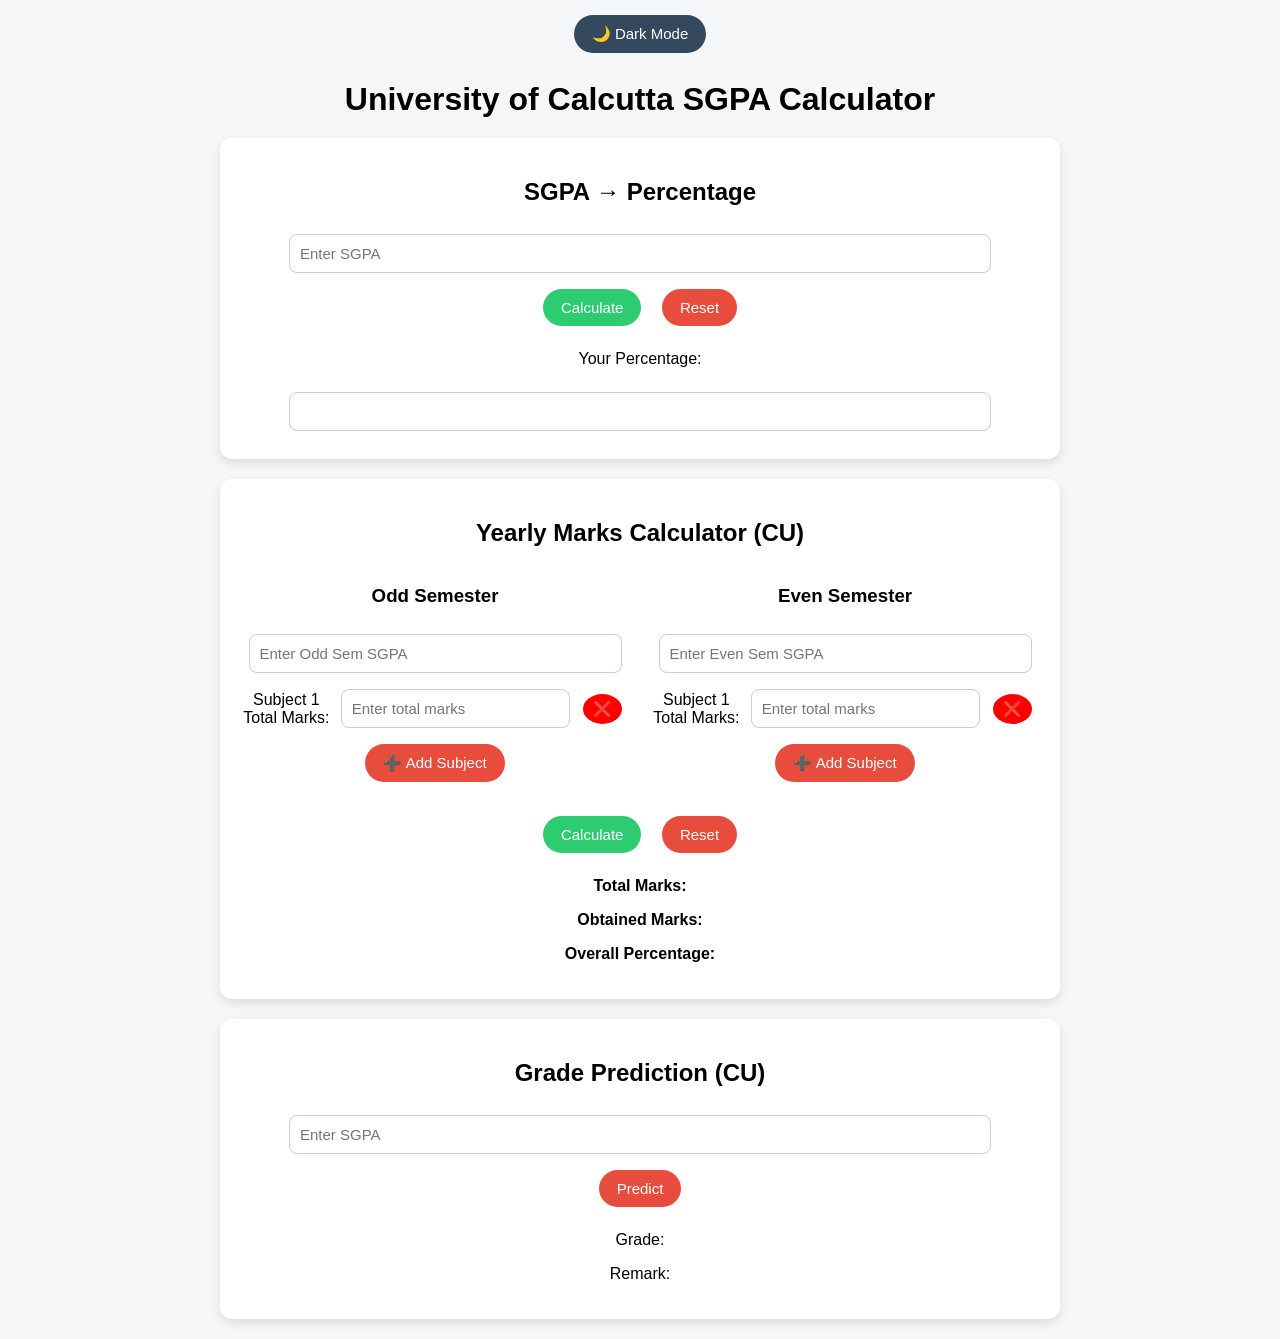
<file: index.html>
<!DOCTYPE html>
<html lang="en">
<head>
  <meta charset="UTF-8">
  <title>CU SGPA Calculator</title>
  <link rel="stylesheet" href="style.css">
</head>

<body>

<button onclick="toggleDarkMode()" id="themeBtn">🌙 Dark Mode</button>

<h1>University of Calcutta SGPA Calculator</h1>

<!-- SGPA → Percentage -->
<div class="card">
  <h2>SGPA → Percentage</h2>

  <input type="number" id="sgpa" placeholder="Enter SGPA">

  <button onclick="convertSGPA()">Calculate</button>
  <button onclick="resetSGPA()">Reset</button>

  <p>Your Percentage:</p>
  <input type="text" id="percentage" readonly>
</div>

<!-- Yearly Calculator -->
<div class="card">
  <h2>Yearly Marks Calculator (CU)</h2>

  <div class="semContainer">

    <!-- ODD SEM -->
    <div class="semBox">
      <h3>Odd Semester</h3>
      <input type="number" id="oddSGPA" placeholder="Enter Odd Sem SGPA">

      <div id="oddContainer"></div>
      <button onclick="addSubject('oddContainer')">➕ Add Subject</button>
    </div>

    <!-- EVEN SEM -->
    <div class="semBox">
      <h3>Even Semester</h3>
      <input type="number" id="evenSGPA" placeholder="Enter Even Sem SGPA">

      <div id="evenContainer"></div>
      <button onclick="addSubject('evenContainer')">➕ Add Subject</button>
    </div>

  </div>

  <br>

  <button onclick="calculateYear()">Calculate</button>
  <button onclick="resetYear()">Reset</button>

  <div class="result">
    <p>Total Marks: <span id="totalMarks"></span></p>
    <p>Obtained Marks: <span id="obtainedMarks"></span></p>
    <p>Overall Percentage: <span id="overallPercent"></span></p>
  </div>
                                                         </div>
  
  <!-- Grade Prediction -->
<div class="card">
  <h2>Grade Prediction (CU)</h2>

  <input type="number" id="gradeSGPA" placeholder="Enter SGPA" min="0" max="10" step="0.01">

  <button onclick="predictGradeCU()">Predict</button>

  <p>Grade: <span id="cuGrade"></span></p>
  <p>Remark: <span id="cuRemark"></span></p>
</div>
  
<script src="script.js"></script>

</body>
  </html>
</file>
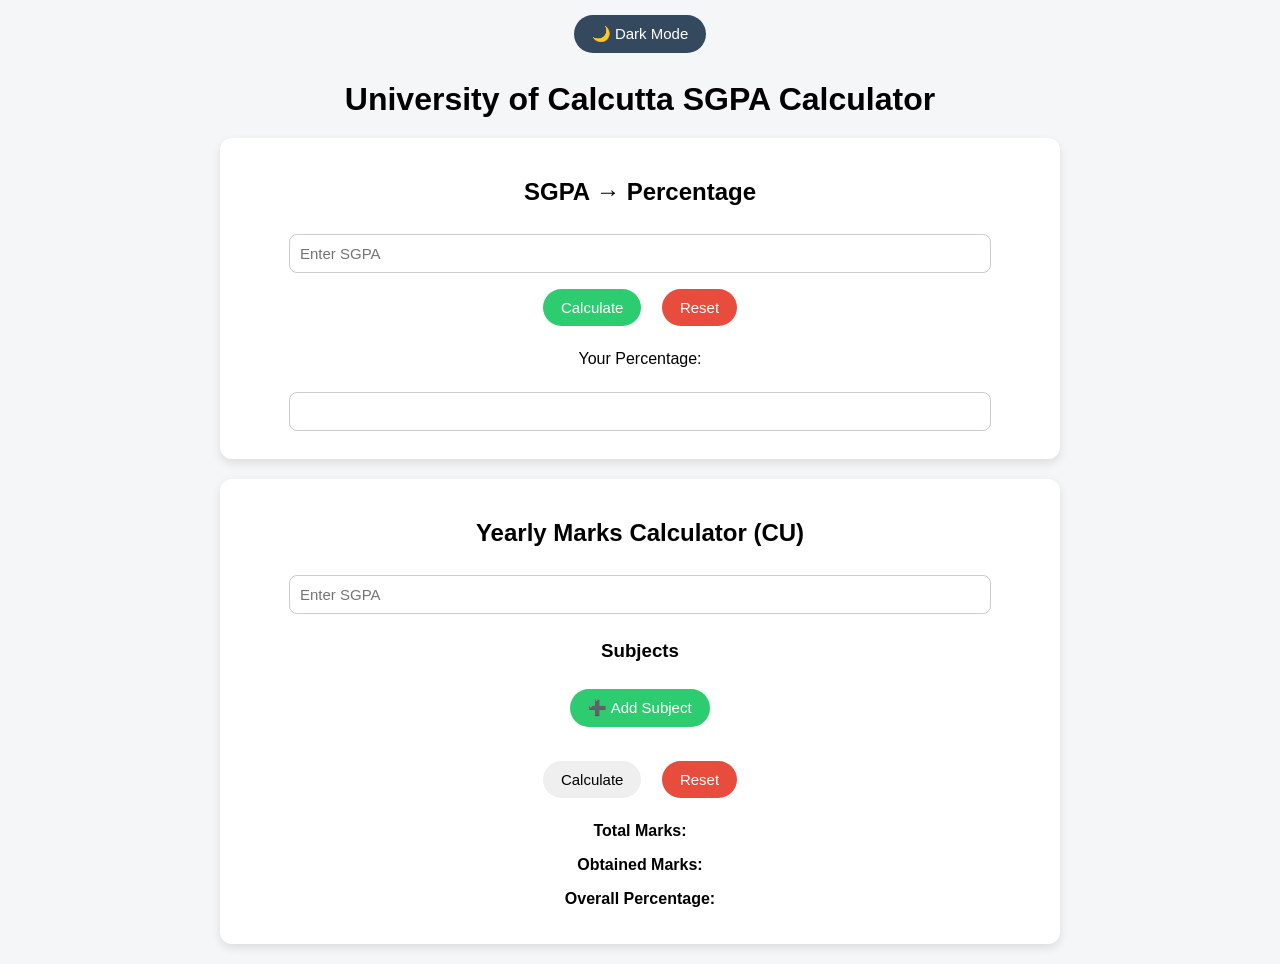
<file: index (3).html>
<!DOCTYPE html>
<html lang="en">
<head>
  <meta charset="UTF-8">
  <title>CU SGPA Calculator</title>
  <link rel="stylesheet" href="style.css">
</head>

<body>

<!-- Dark Mode -->
<button onclick="toggleDarkMode()" id="themeBtn">🌙 Dark Mode</button>

<h1>University of Calcutta SGPA Calculator</h1>

<!-- SGPA → Percentage -->
<div class="card">
  <h2>SGPA → Percentage</h2>

  <input type="number" id="sgpa" placeholder="Enter SGPA">

  <button onclick="convertSGPA()">Calculate</button>
  <button onclick="resetSGPA()">Reset</button>

  <p>Your Percentage:</p>
  <input type="text" id="percentage" readonly>
</div>

<!-- Yearly Marks Calculator -->
<div class="card">
  <h2>Yearly Marks Calculator (CU)</h2>

  <input type="number" id="yearSGPA" placeholder="Enter SGPA">

  <h3>Subjects</h3>

  <!-- Dynamic subjects will appear here -->
  <div id="subjectsContainer"></div>

  <button onclick="addSubject()">➕ Add Subject</button>

  <br><br>

  <button onclick="calculateYear()">Calculate</button>
  <button onclick="resetYear()">Reset</button>

  <div class="result">
    <p>Total Marks: <span id="totalMarks"></span></p>
    <p>Obtained Marks: <span id="obtainedMarks"></span></p>
    <p>Overall Percentage: <span id="overallPercent"></span></p>
  </div>
</div>

<script src="script.js"></script>

</body>
</html>
</file>
<file: style.css>
body {
  font-family: Arial, sans-serif;
  text-align: center;
  background: #f4f6f8;
  margin: 0;
  padding: 0;
}

h1 {
  margin: 20px;
}

/* Card Design */
.card {
  background: white;
  padding: 20px;
  margin: 20px auto;
  width: 90%;
  max-width: 800px;
  border-radius: 12px;
  box-shadow: 0 4px 10px rgba(0,0,0,0.1);
}

/* Inputs */
input {
  padding: 10px;
  margin: 8px;
  width: 85%;
  border-radius: 8px;
  border: 1px solid #ccc;
  font-size: 15px;
}

/* Buttons */
button {
  padding: 10px 18px;
  margin: 8px;
  border: none;
  border-radius: 20px;
  cursor: pointer;
  font-size: 15px;
  transition: 0.3s;
}

/* Button Colors */
button:first-of-type {
  background: #2ecc71;
  color: white;
}

button:last-of-type {
  background: #e74c3c;
  color: white;
}

button:hover {
  opacity: 0.85;
}

/* Result Section */
.result {
  margin-top: 15px;
  font-weight: bold;
}

/* Dark Mode */
body.dark {
  background: #121212;
  color: #ffffff;
}

body.dark .card {
  background: #1e1e1e;
  box-shadow: 0 4px 10px rgba(255,255,255,0.08);
}

body.dark input {
  background: #2a2a2a;
  color: white;
  border: 1px solid #555;
}

body.dark button {
  opacity: 0.9;
}

/* Dark Mode Button */
#themeBtn {
  margin-top: 15px;
  background: #34495e;
  color: white;
}

@media (max-width: 400px) {
  .card {
    width: 90%;
  }

  input {
    width: 90%;
  }
}
.subjectRow {
  display: flex;
  justify-content: center;
  align-items: center;
}

.subjectRow input {
  width: 70%;
}

.subjectRow button {
  margin-left: 5px;
  background: red;
  color: white;
  border-radius: 50%;
  padding: 6px 10px;
}

.semContainer {
  display: flex;
  gap: 20px;
  justify-content: space-between;
  align-items: flex-start;
}

.semBox {
  flex: 1;
}

.semBox input {
  width: 90%;
}

@media (max-width: 600px) {
  .semContainer {
    flex-direction: column;
  }
}
</file>
